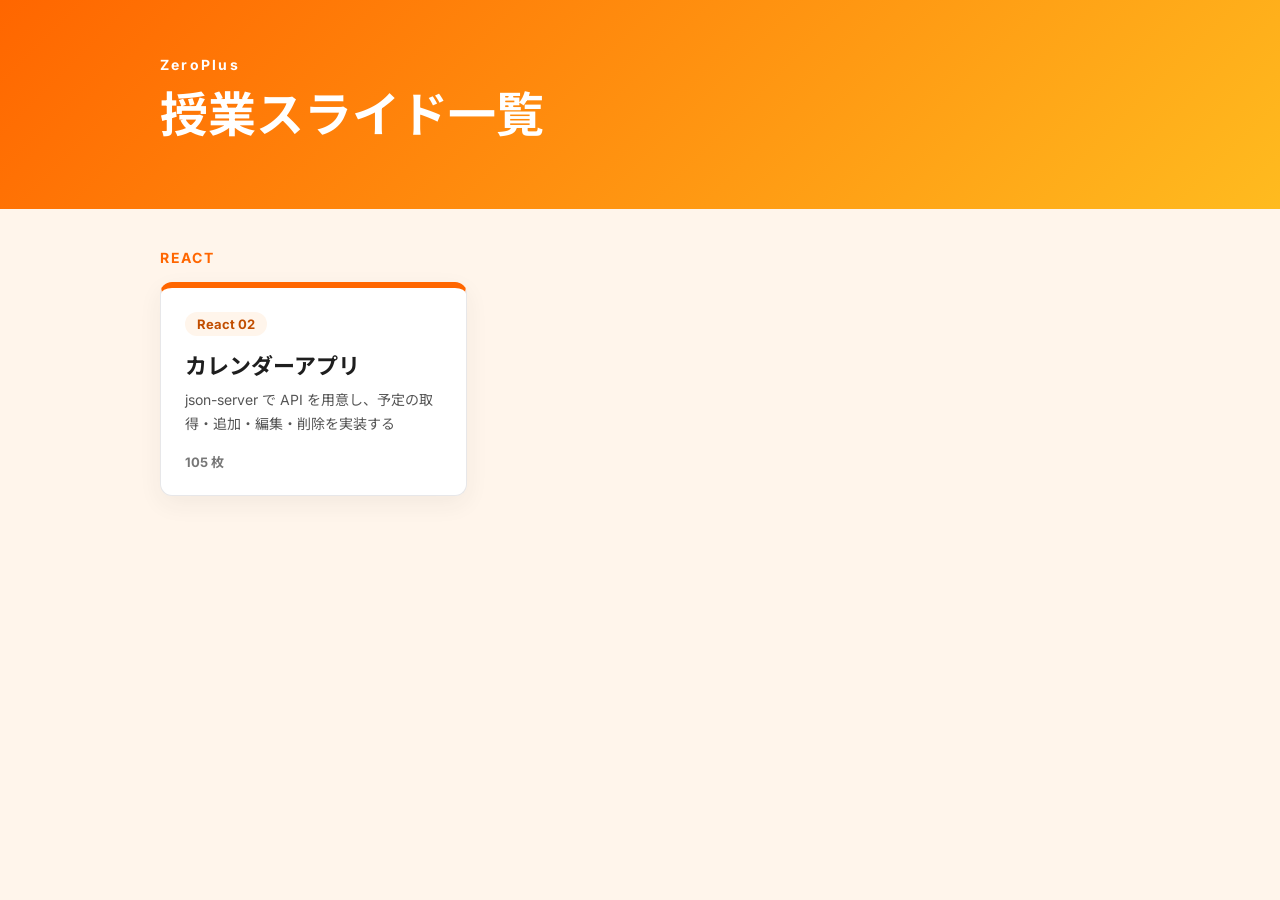
<file: index.html>
<!doctype html>
<html lang="ja">
  <head>
    <meta charset="utf-8" />
    <meta name="viewport" content="width=device-width, initial-scale=1" />
    <title>授業スライド一覧｜ZeroPlus</title>
    <link rel="preconnect" href="https://fonts.googleapis.com" />
    <link
      rel="stylesheet"
      href="https://fonts.googleapis.com/css2?family=Inter:wght@400;700&family=Noto+Sans+JP:wght@400;500;700&display=swap"
    />
    <style>
      :root {
        --orange: #ff6600;
        --text: #1e1e1e;
        --sub: #555555;
        --line: #e7e7e9;
      }
      * {
        box-sizing: border-box;
      }
      body {
        margin: 0;
        font-family: Inter, "Noto Sans JP", sans-serif;
        color: var(--text);
        background: #fff5eb;
      }
      header {
        background: linear-gradient(135deg, #ff6600, #ffbb1f);
        color: #ffffff;
        padding: 56px 24px 64px;
      }
      .wrap {
        max-width: 960px;
        margin: 0 auto;
      }
      .kicker {
        font-weight: 700;
        letter-spacing: 0.16em;
        font-size: 14px;
      }
      h1 {
        margin: 12px 0 0;
        font-size: clamp(32px, 5vw, 48px);
        line-height: 1.25;
      }
      main {
        padding: 40px 24px 64px;
      }
      .group-title {
        margin: 0 0 16px;
        font-size: 14px;
        font-weight: 700;
        letter-spacing: 0.12em;
        color: var(--orange);
      }
      .decks {
        display: grid;
        grid-template-columns: repeat(auto-fill, minmax(280px, 1fr));
        gap: 20px;
        margin: 0 0 40px;
        padding: 0;
        list-style: none;
      }
      .deck {
        display: flex;
        flex-direction: column;
        gap: 8px;
        height: 100%;
        padding: 24px;
        background: #ffffff;
        border: 1px solid var(--line);
        border-top: 6px solid var(--orange);
        border-radius: 12px;
        box-shadow: 0 8px 24px rgba(51, 51, 51, 0.06);
        color: inherit;
        text-decoration: none;
        transition:
          transform 0.15s,
          box-shadow 0.15s;
      }
      .deck:hover {
        transform: translateY(-2px);
        box-shadow: 0 12px 32px rgba(51, 51, 51, 0.12);
      }
      .deck .tag {
        align-self: flex-start;
        padding: 4px 12px;
        border-radius: 999px;
        background: #fff5eb;
        color: #c24e00;
        font-size: 13px;
        font-weight: 700;
      }
      .deck h2 {
        margin: 4px 0 0;
        font-size: 22px;
      }
      .deck p {
        margin: 0;
        color: var(--sub);
        font-size: 14px;
        line-height: 1.7;
      }
      .deck .meta {
        margin-top: auto;
        padding-top: 8px;
        color: #777777;
        font-size: 13px;
        font-weight: 700;
      }
    </style>
  </head>
  <body>
    <header>
      <div class="wrap">
        <div class="kicker">ZeroPlus</div>
        <h1>授業スライド一覧</h1>
      </div>
    </header>
    <main>
      <div class="wrap">
        <!--
          資料を追加するときは、下の <li> を1つコピーして書き換える。
          href はフォルダ名に合わせる（例: ts01/）。
          新しいコースなら group-title と ul をまとめて増やす。
        -->
        <h2 class="group-title">REACT</h2>
        <ul class="decks">
          <li>
            <a class="deck" href="react02/">
              <span class="tag">React 02</span>
              <h2>カレンダーアプリ</h2>
              <p>
                json-server で API を用意し、予定の取得・追加・編集・削除を実装する
              </p>
              <span class="meta">105 枚</span>
            </a>
          </li>
        </ul>
      </div>
    </main>
  </body>
</html>
</file>
